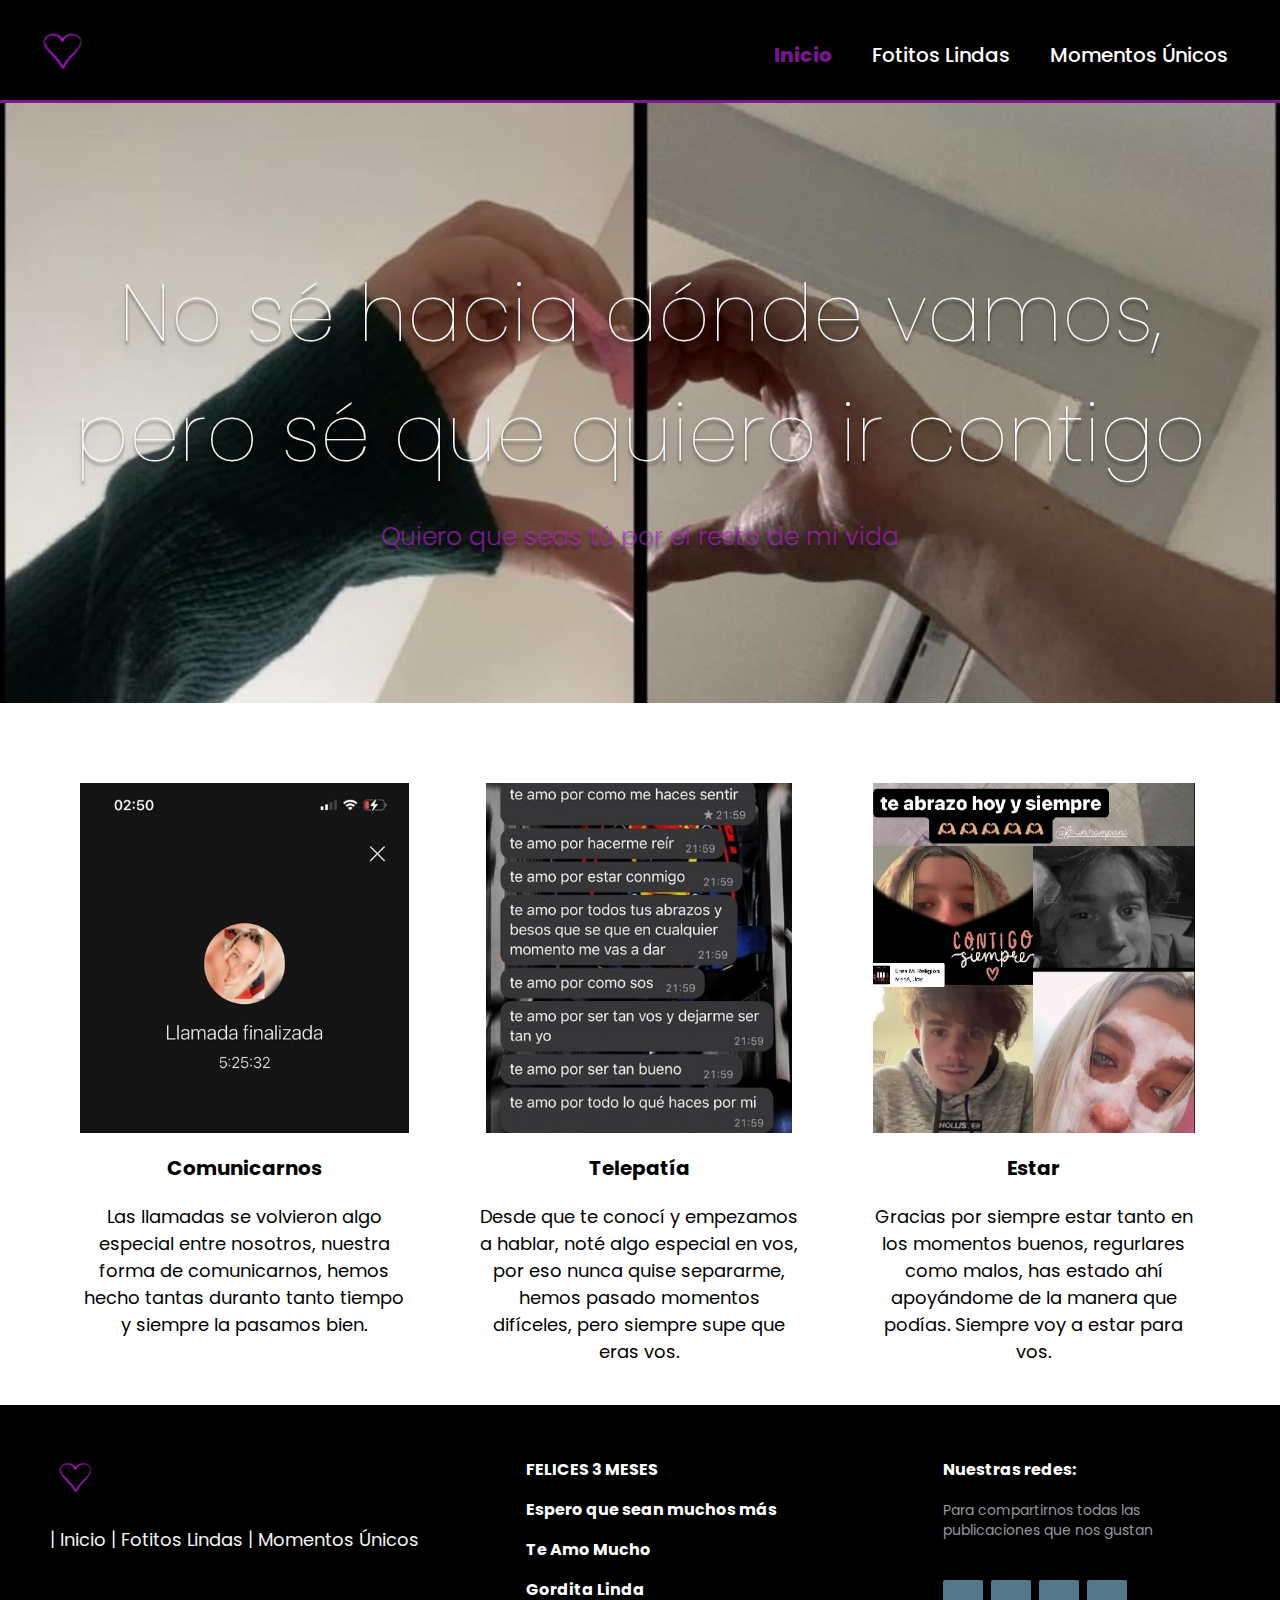
<file: index.html>
<!DOCTYPE html>
<html lang="es">

<head>
    <meta charset="UTF-8">
    <meta http-equiv="X-UA-Compatible" content="IE=edge">
    <meta name="viewport" content="width=device-width, initial-scale=1.0">
    <meta name="description" content="Nike maratones nocurnas a lo largo del mundo">
    <link rel="stylesheet" href="css/home.css">
    <link rel="preconnect" href="https://fonts.googleapis.com">
    <link rel="preconnect" href="https://fonts.gstatic.com" crossorigin>
    <link href="https://fonts.googleapis.com/css2?family=Plus+Jakarta+Sans:ital,wght@0,200;0,300;0,400;0,500;0,600;0,700;0,800;1,200;1,300;1,400;1,500;1,600;1,700;1,800&display=swap" rel="stylesheet">
    <link rel="shortcut icon" href="img/corazonVioleta2.jfif">
    <link rel="stylesheet" href="https://cdnjs.cloudflare.com/ajax/libs/font-awesome/6.1.1/css/all.min.css"
        integrity="sha512-KfkfwYDsLkIlwQp6LFnl8zNdLGxu9YAA1QvwINks4PhcElQSvqcyVLLD9aMhXd13uQjoXtEKNosOWaZqXgel0g=="
        crossorigin="anonymous" referrerpolicy="no-referrer" />
    <title>Felices 3 Meses</title>
</head>

<body>
    <header>
        <div class="contenedor">
            <div id="logo">
                <h1><a href="index.html"><img src="img/corazonVioleta2.jfif" style="width: 60px;"></a></h1>
            </div>
            <nav>
                <ul>
                    <li><a href="index.html" class="actual">Inicio</a></li>
                    <li><a href="fotos.html">Fotitos Lindas</a></li>
                    <li><a href="momentos.html">Momentos Únicos</a>
                    </li>
                </ul>
            </nav>
        </div>
    </header>
    <section id="vidriera">
        <div class="contenedor">
            <h1>No sé hacia dónde vamos, pero sé que quiero ir <a target="_blank" style="text-decoration: none; color: white;" href="https://www.greetingsisland.com/ecard/p0bgk4zpxcey">contigo</a> </h1>
            <p>Quiero que seas tú por el resto de mi vida</p>
        </div>
    </section>

    <section id="boxes">
        <div class="contenedor">
            <div class="box">
                <img src="img/llamada.jpeg" alt="Menu maratones y carreras">
                <h3><a href="carreras.html">Comunicarnos</a></h3>
                <p>Las llamadas se volvieron algo especial entre nosotros, nuestra forma de comunicarnos, hemos hecho tantas duranto tanto tiempo y siempre la pasamos bien.</p>
            </div>
            <div class="box">
                <img src="img/chat.jpeg" alt="Menu indumentaria deportiva">
                <h3><a href="indumentaria.html">Telepatía</a></h3>
                <p>Desde que te conocí y empezamos a hablar, noté algo especial en vos, por eso nunca quise separarme, hemos pasado momentos difíceles, pero siempre supe que eras vos.</p>
            </div>
            <div class="box" id="hola">
                <img src="img/estar2.png" alt="Menu calzado deportivo">
                <h3><a href="zapatillas_main.html">Estar</a></h3>
                <p>Gracias por siempre estar tanto en los momentos buenos, regurlares como malos, has estado ahí apoyándome de la manera que podías. Siempre voy a estar para vos.</p>
            </div>
        </div>
    </section>
    
    <!-- Footer -->
    <footer class="footer-distributed">
        <div class="footer-left">
            <img src="img/corazonVioleta2.jfif" style="width: 50px;">
            <p class="footer-links">
              <a href="index.html" class="actual">Inicio</a>
              <a href="fotos.html">Fotitos Lindas</a>
              <a href="momentos.html">Momentos Únicos</a>
            </p>
        </div>

        <div class="footer-center">
          <p class="footer-team">
            <span>FELICES 3 MESES</span>
            <span>Espero que sean muchos más</span>
            <span>Te Amo Mucho</span>
            <a style="text-decoration: none" href="img/granito.jpeg" target="_blank"><span>Gordita Linda</span></a>
          </p>
        </div>

        <div class="footer-right">
            <p class="footer-company-about">
                <span>Nuestras redes:</span>
                Para compartirnos todas las publicaciones que nos gustan
            </p>
            <div class="footer-icons">
                <a href="https://www.instagram.com/fran.ramponi/" target="_blank"><i class="fa-brands fa-instagram"></i></a>
                <a href="https://twitter.com/ramponi_franco" target="_blank"><i class="fa-brands fa-twitter"></i></a>
                <a href="https://twitter.com/martibravo01" target="_blank"><i class="fa-brands fa-twitter"></i></a>
                <a href="https://www.instagram.com/martii.bravo/" target="_blank"><i class="fa-brands fa-instagram"></i></a>
            </div>
        </div>
    </footer>
</body>

</html>
</file>
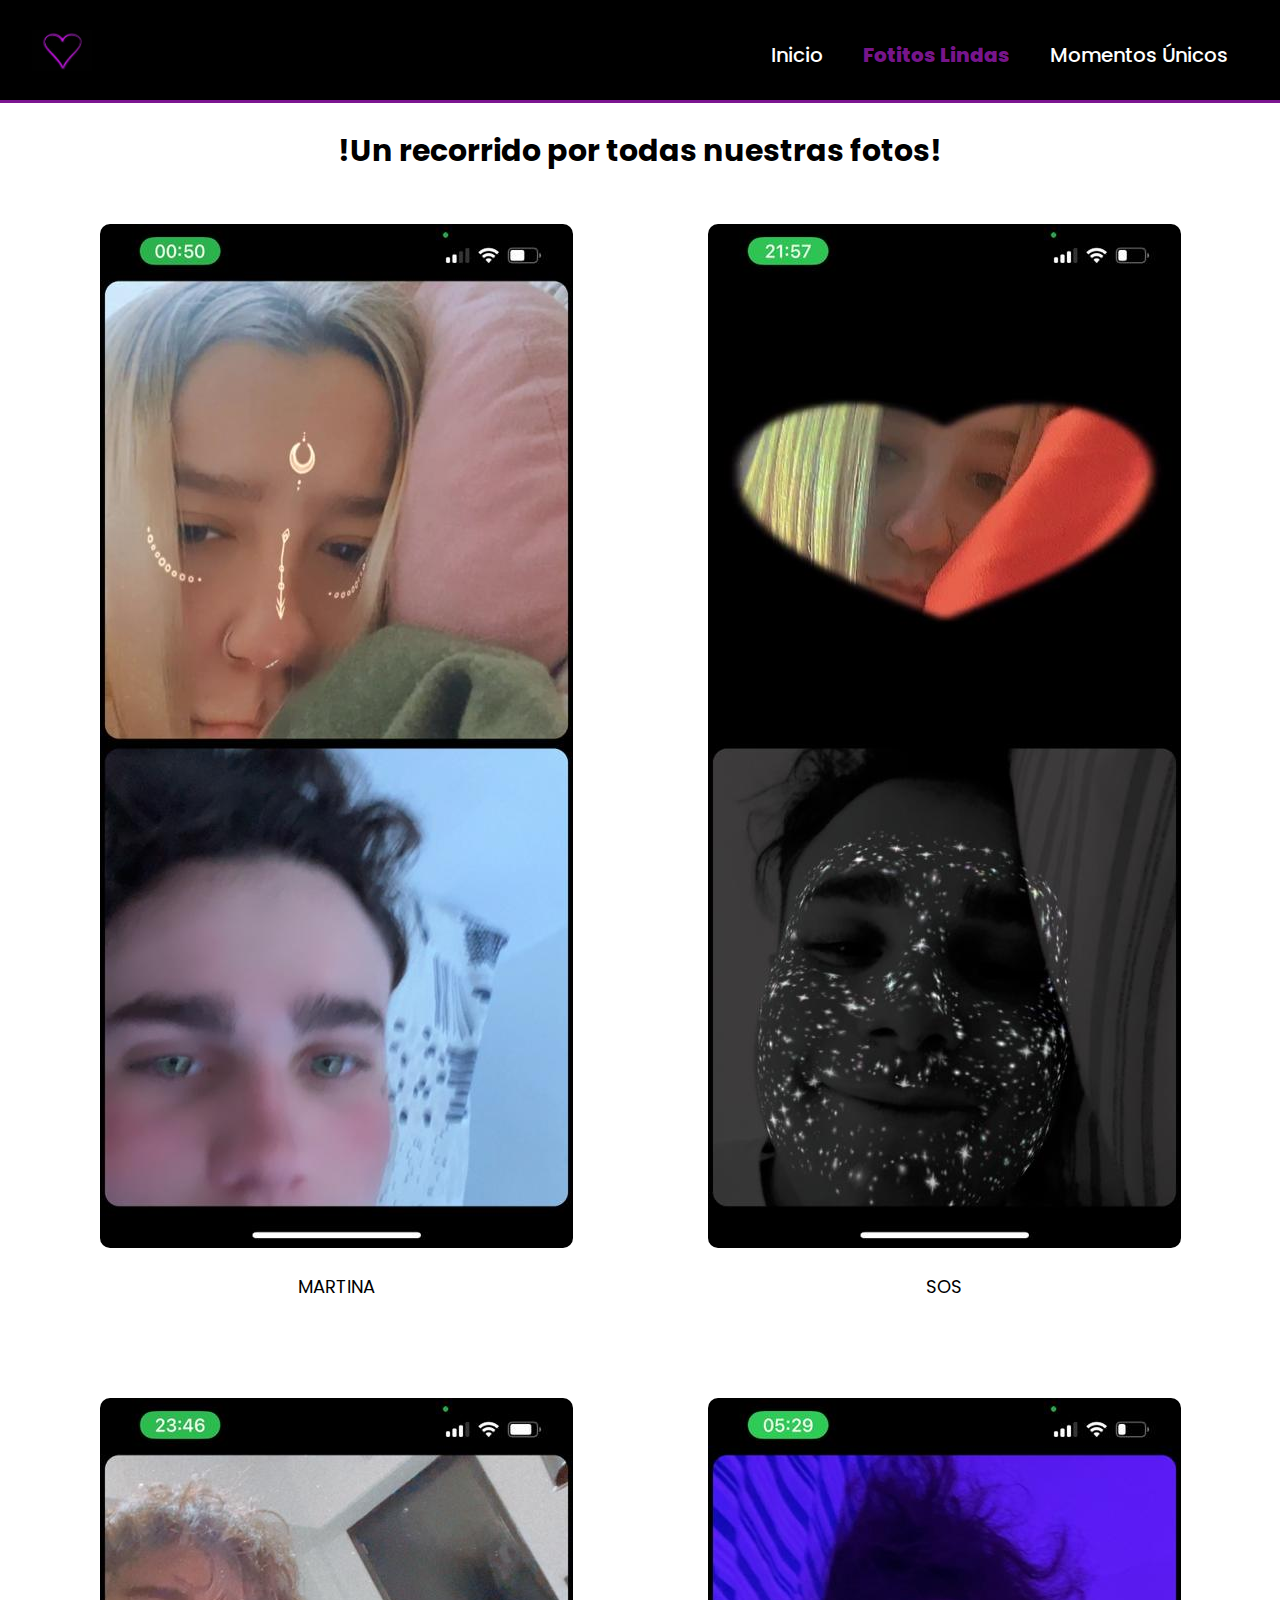
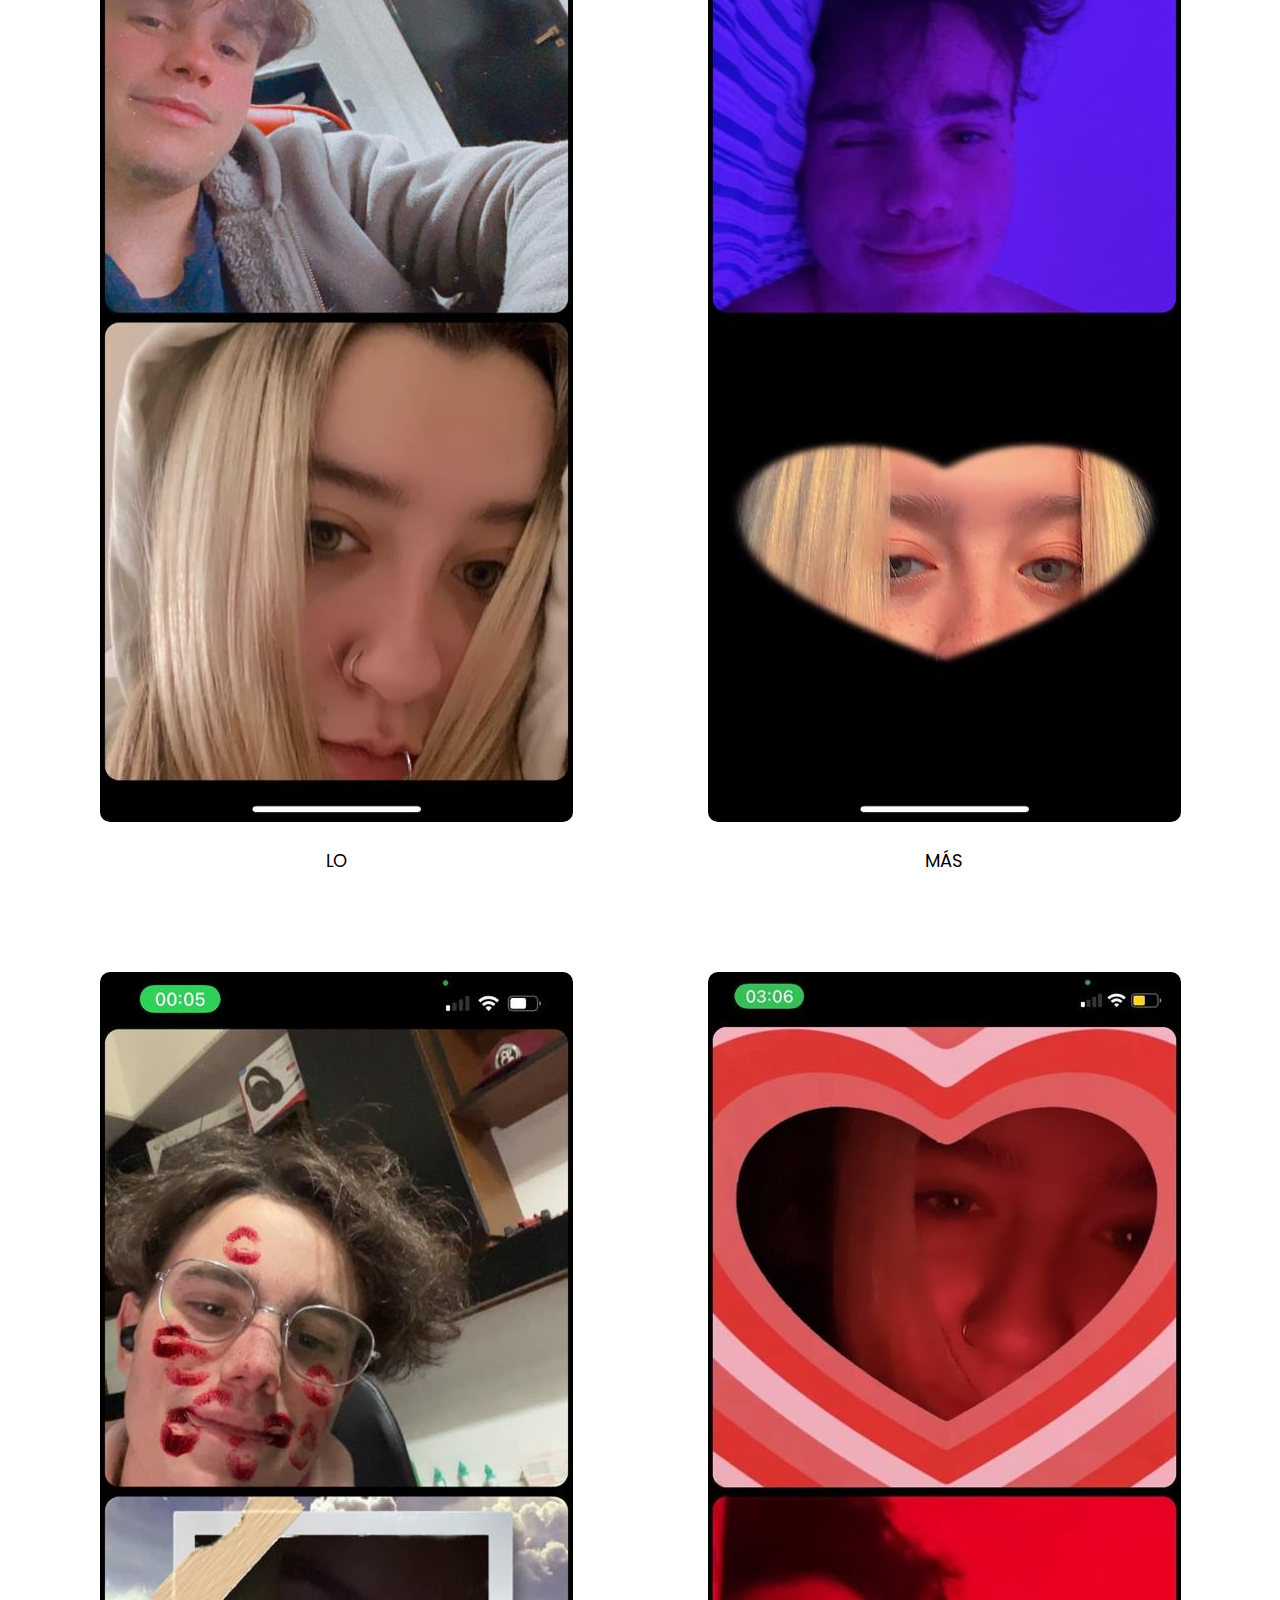
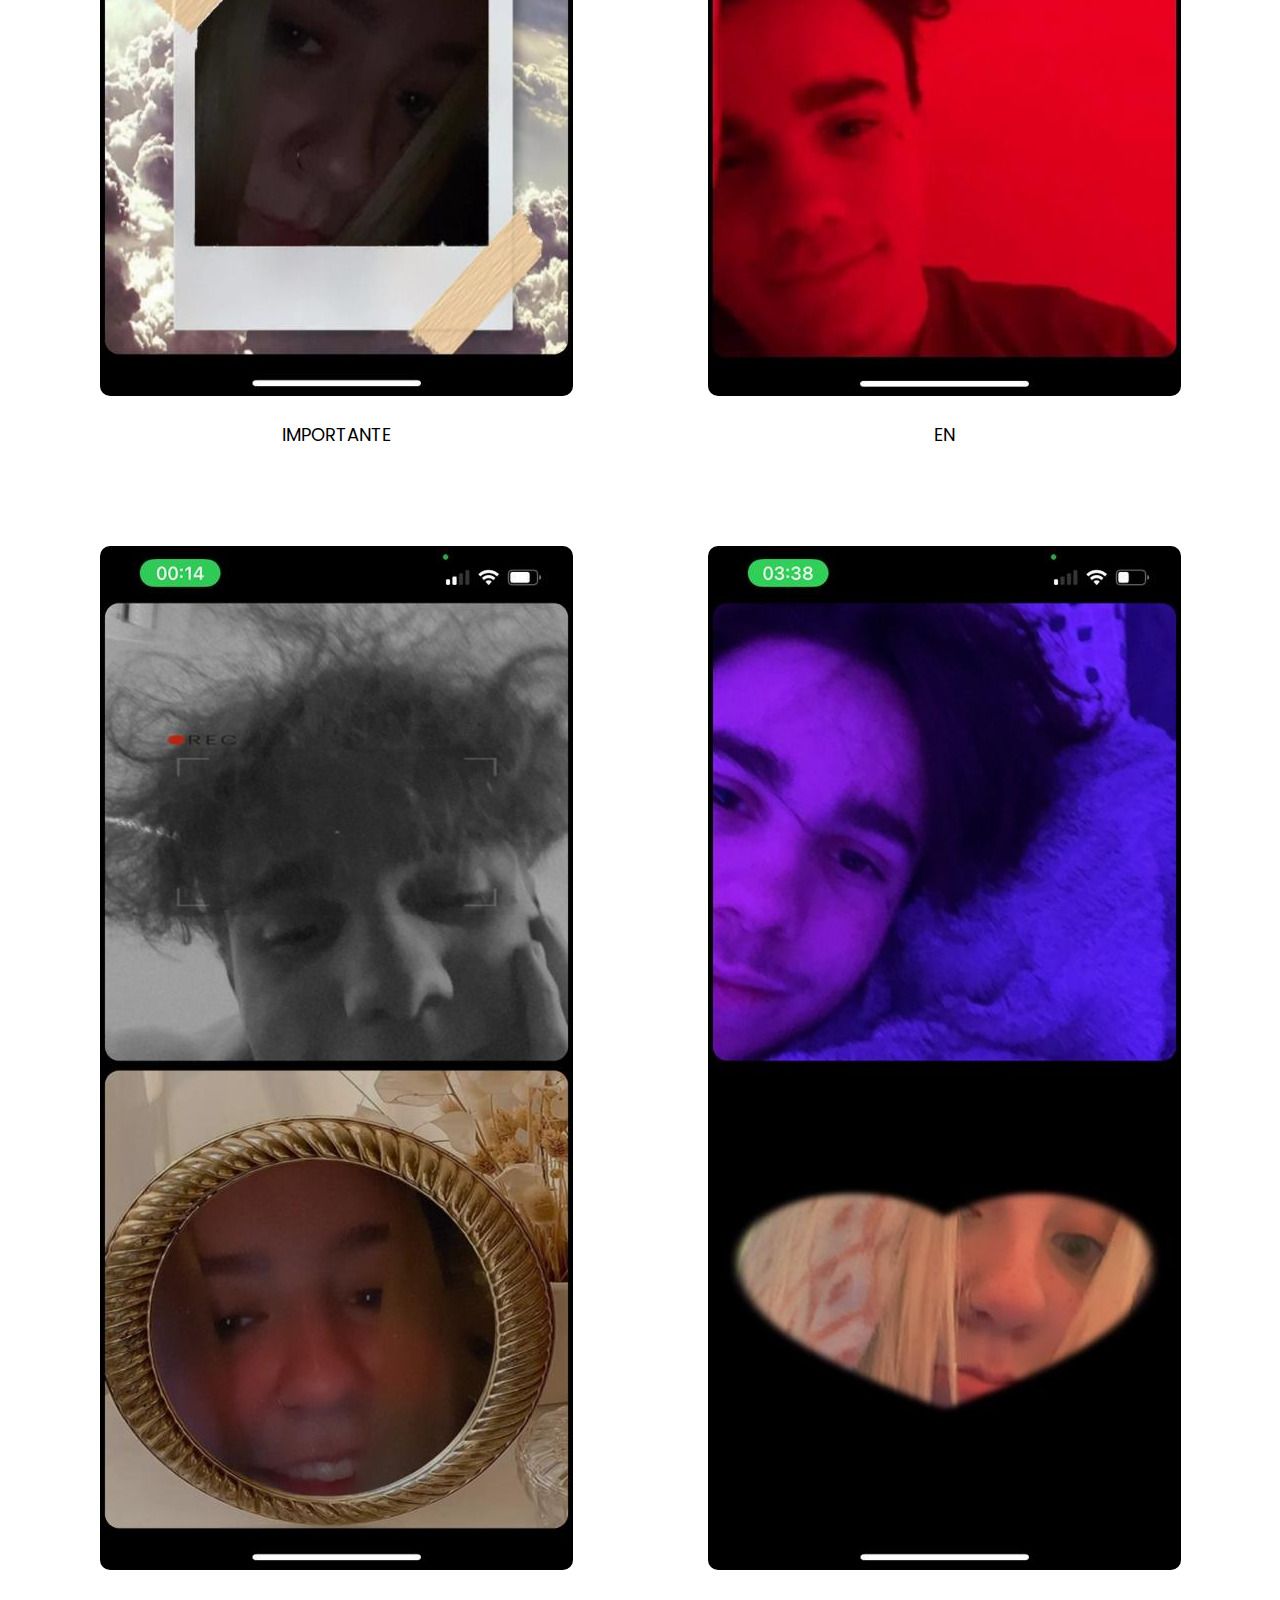
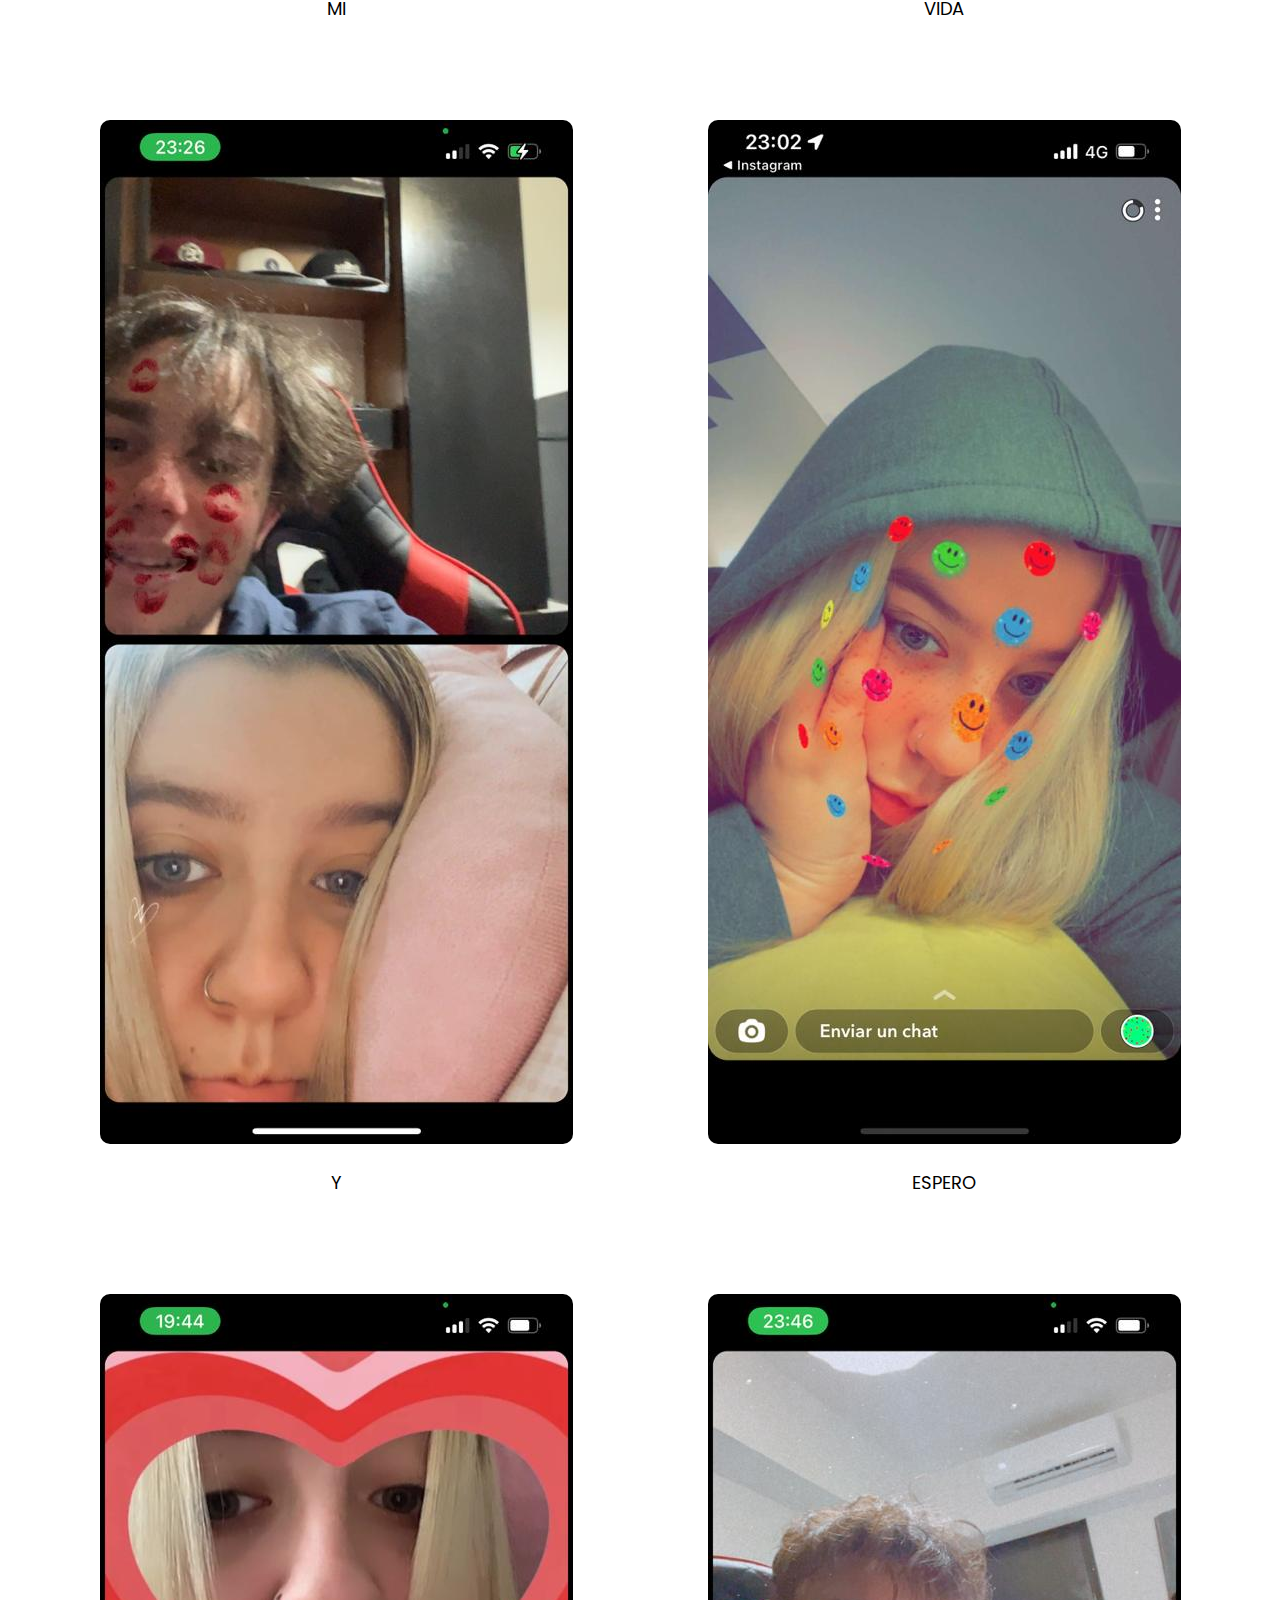
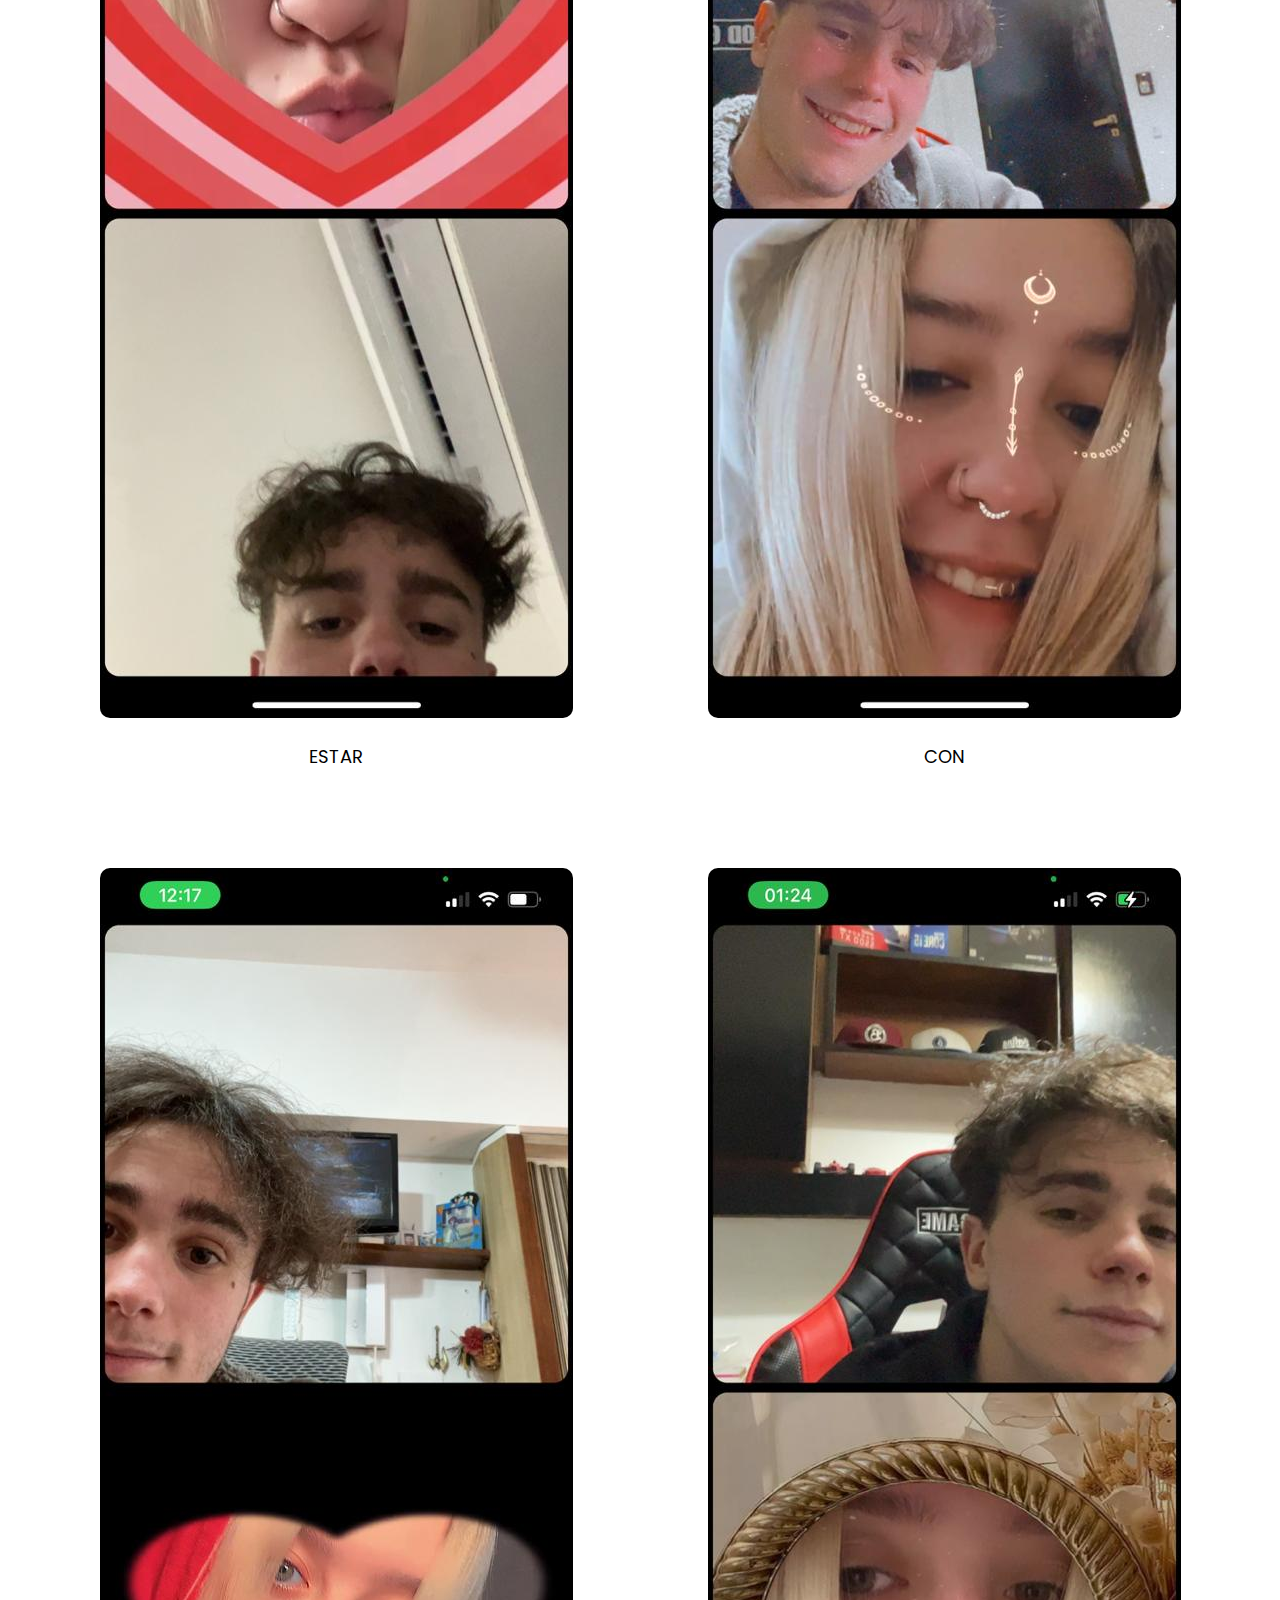
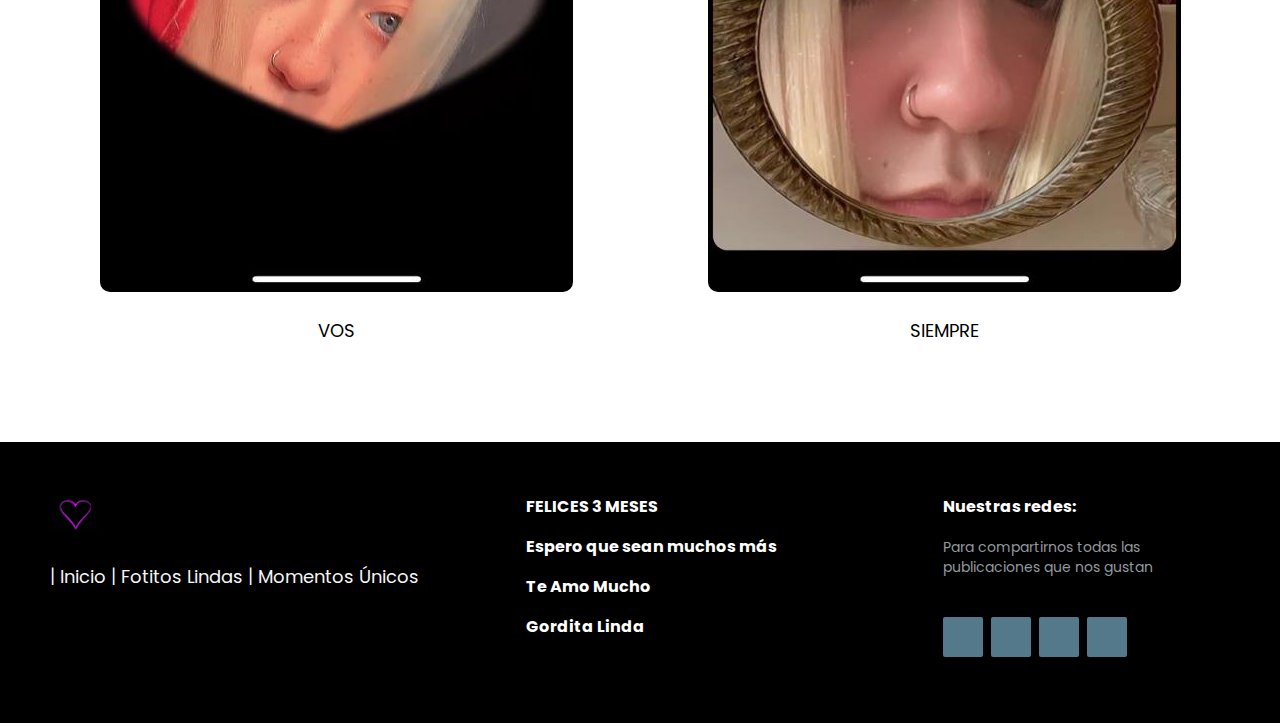
<file: fotos.html>
<!DOCTYPE html>
<html lang="es">

<head>
    <meta charset="UTF-8" />
    <meta http-equiv="X-UA-Compatible" content="IE=edge" />
    <meta name="viewport" content="width=device-width, initial-scale=1.0">
    <meta name="description" content="Nike maratones nocurnas a lo largo del mundo">
    <meta name="keywords" content="nike, maraton, carrera, zapatillas, indumentaria, noche, nocturna, aire libre ">
    <link rel="stylesheet" href="css/home.css">
    <link rel="preconnect" href="https://fonts.googleapis.com">
    <link rel="preconnect" href="https://fonts.gstatic.com" crossorigin>
    <link href="https://fonts.googleapis.com/css2?family=Plus+Jakarta+Sans:ital,wght@0,200;0,300;0,400;0,500;0,600;0,700;0,800;1,200;1,300;1,400;1,500;1,600;1,700;1,800&display=swap" rel="stylesheet">
    <link rel="shortcut icon" href="img/corazonVioleta2.jfif">
    <link rel="stylesheet" href="https://cdnjs.cloudflare.com/ajax/libs/font-awesome/6.1.1/css/all.min.css"
        integrity="sha512-KfkfwYDsLkIlwQp6LFnl8zNdLGxu9YAA1QvwINks4PhcElQSvqcyVLLD9aMhXd13uQjoXtEKNosOWaZqXgel0g=="
        crossorigin="anonymous" referrerpolicy="no-referrer" />
        <title>Te Amo</title>
</head>

<body>
    <header>
        <div class="contenedor">
            <div id="logo">
                <h1><a href="index.html"><img src="img/corazonVioleta2.jfif" style="width: 60px;"></a></h1>
            </div>
            <nav>
                <ul>
                    <li><a href="index.html">Inicio</a></li>
                    <li><a href="fotos.html" class="actual">Fotitos Lindas</a></li>
                    <li><a href="momentos.html">Momentos Únicos</a>
                    </li>
                </ul>
            </nav>
        </div>
    </header>
    <section class="calzado">
        <div class="contenedor">
            <h2>!Un recorrido por todas nuestras fotos!</h2>
            <div class="box">
                <div class="container">
                    <img src="img/foto1.jpeg" alt="Mujer corriendo en ciudad a la noche">
                    <p>MARTINA</p>
                </div>
            </div>
            <div class="box">
                <div class="container">
                    <img src="img/foto2.jpeg" alt="Hombre corriendo por montaña">
                    <p>SOS</p>
                </div>        
            </div>
        </div>
    </section>
    <section class="calzado">
        <div class="contenedor">
            <div class="box">
                <div class="container">
                    <img src="img/foto3.jpeg" alt="Mujer corriendo en ciudad a la noche">
                    <p>LO</p>
                </div>
            </div>
            <div class="box">
                <div class="container">
                    <img src="img/foto4.jpeg" alt="Hombre corriendo por montaña">
                    <p>MÁS</p>
                </div>        
            </div>
        </div>
    </section>
    <section class="calzado">
        <div class="contenedor">
            <div class="box">
                <div class="container">
                    <img src="img/foto5.jpeg" alt="Mujer corriendo en ciudad a la noche">
                    <p>IMPORTANTE</p>
                </div>
            </div>
            <div class="box">
                <div class="container">
                    <img src="img/foto6.jpeg" alt="Hombre corriendo por montaña">
                    <p>EN</p>
                </div>        
            </div>
        </div>
    </section>
    <section class="calzado">
        <div class="contenedor">
            <div class="box">
                <div class="container">
                    <img src="img/foto7.jpeg" alt="Mujer corriendo en ciudad a la noche">
                    <p>MI</p>
                </div>
            </div>
            <div class="box">
                <div class="container">
                    <img src="img/foto9.jpeg" alt="Hombre corriendo por montaña">
                    <p>VIDA</p>
                </div>        
            </div>
        </div>
    </section>
    <section class="calzado">
        <div class="contenedor">
            <div class="box">
                <div class="container">
                    <img src="img/foto10.jpeg" alt="Mujer corriendo en ciudad a la noche">
                    <p>Y</p>
                </div>
            </div>
            <div class="box">
                <div class="container">
                    <img src="img/foto11.jpeg" alt="Hombre corriendo por montaña">
                    <p>ESPERO</p>
                </div>        
            </div>
        </div>
    </section>
    <section class="calzado">
        <div class="contenedor">
            <div class="box">
                <div class="container">
                    <img src="img/foto12.jpeg" alt="Mujer corriendo en ciudad a la noche">
                    <p>ESTAR</p>
                </div>
            </div>
            <div class="box">
                <div class="container">
                    <img src="img/foto13.jpeg" alt="Hombre corriendo por montaña">
                    <p>CON</p>
                </div>        
            </div>
        </div>
    </section>
    <section class="calzado">
        <div class="contenedor">
            <div class="box">
                <div class="container">
                    <img src="img/foto14.jpeg" alt="Mujer corriendo en ciudad a la noche">
                    <p>VOS</p>
                </div>
            </div>
            <div class="box">
                <div class="container">
                    <img src="img/foto15.jpeg" alt="Hombre corriendo por montaña">
                    <p>SIEMPRE</p>
                </div>        
            </div>
        </div>
    </section>
    
    <!-- Footer -->
    <footer class="footer-distributed">
        <div class="footer-left">
            <img src="img/corazonVioleta2.jfif" style="width: 50px;">
            <p class="footer-links">
              <a href="index.html">Inicio</a>
              <a href="fotos.html" class="actual">Fotitos Lindas</a>
              <a href="momentos.html">Momentos Únicos</a>
            </p>
        </div>

        <div class="footer-center">
          <p class="footer-team">
            <span>FELICES 3 MESES</span>
            <span>Espero que sean muchos más</span>
            <span>Te Amo Mucho</span>
            <a style="text-decoration: none" href="img/granito.jpeg" target="_blank"><span>Gordita Linda</span></a>
          </p>
        </div>

        <div class="footer-right">
            <p class="footer-company-about">
                <span>Nuestras redes:</span>
                Para compartirnos todas las publicaciones que nos gustan
            </p>
            <div class="footer-icons">
                <a href="https://www.instagram.com/fran.ramponi/" target="_blank"><i class="fa-brands fa-instagram"></i></a>
                <a href="https://twitter.com/ramponi_franco" target="_blank"><i class="fa-brands fa-twitter"></i></a>
                <a href="https://twitter.com/martibravo01" target="_blank"><i class="fa-brands fa-twitter"></i></a>
                <a href="https://www.instagram.com/martii.bravo/" target="_blank"><i class="fa-brands fa-instagram"></i></a>
            </div>
        </div>
    </footer>
</body>

</html>
</file>
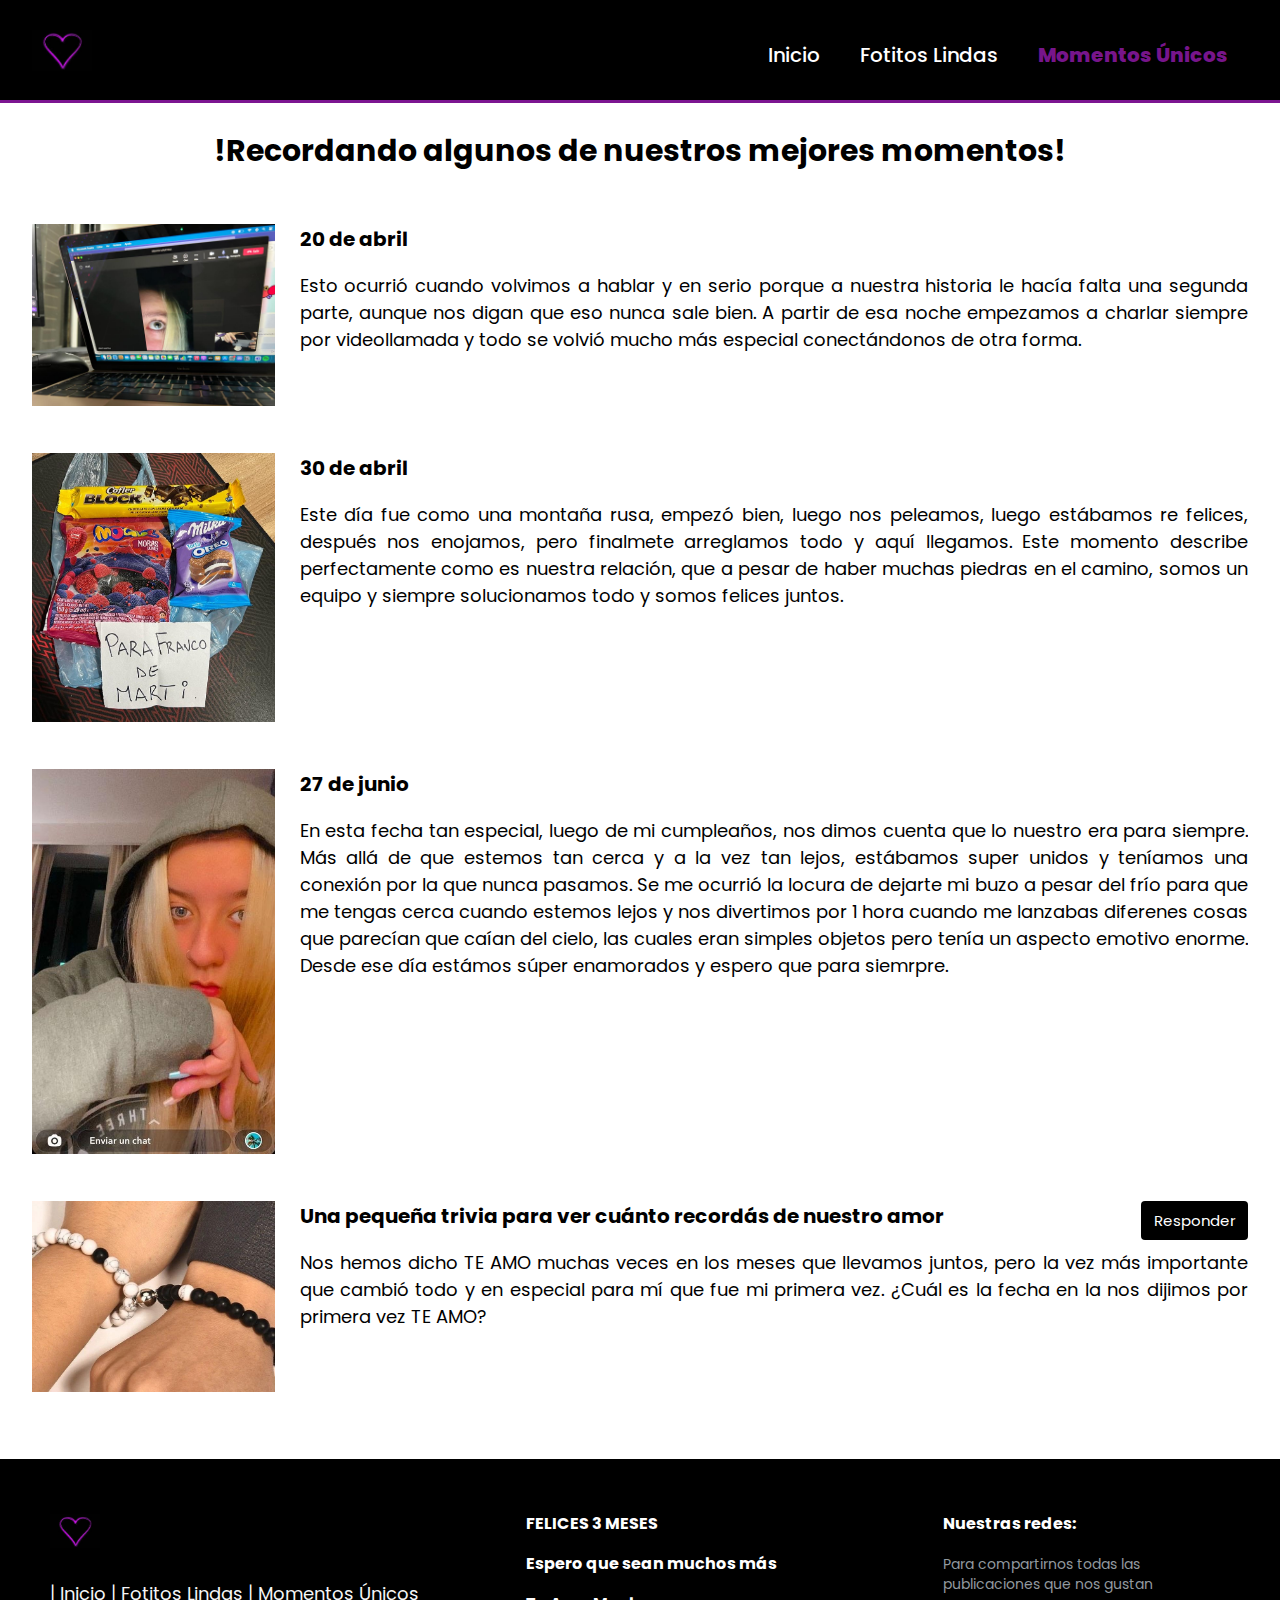
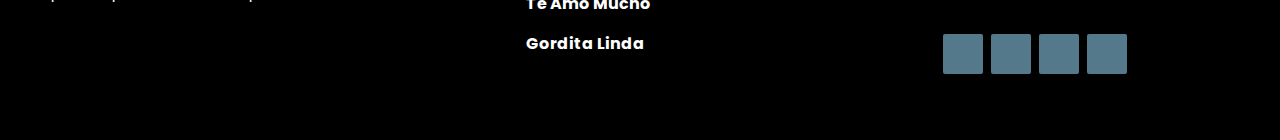
<file: momentos.html>
<!DOCTYPE html>
<html lang="es">

<head>
    <meta charset="UTF-8">
    <meta http-equiv="X-UA-Compatible" content="IE=edge">
    <meta name="viewport" content="width=device-width, initial-scale=1.0">
    <meta name="description" content="Nike maratones nocurnas a lo largo del mundo">
    <meta name="keywords" content="nike, maraton, carrera, zapatillas, indumentaria, noche, nocturna, aire libre ">
    <link rel="stylesheet" href="css/home.css">
    <link rel="preconnect" href="https://fonts.googleapis.com">
    <link rel="preconnect" href="https://fonts.gstatic.com" crossorigin>
    <link href="https://fonts.googleapis.com/css2?family=Plus+Jakarta+Sans:ital,wght@0,200;0,300;0,400;0,500;0,600;0,700;0,800;1,200;1,300;1,400;1,500;1,600;1,700;1,800&display=swap" rel="stylesheet">
    <link rel="shortcut icon" href="img/corazonVioleta2.jfif">
    <link rel="stylesheet" href="https://cdnjs.cloudflare.com/ajax/libs/font-awesome/6.1.1/css/all.min.css"
        integrity="sha512-KfkfwYDsLkIlwQp6LFnl8zNdLGxu9YAA1QvwINks4PhcElQSvqcyVLLD9aMhXd13uQjoXtEKNosOWaZqXgel0g=="
        crossorigin="anonymous" referrerpolicy="no-referrer" />
    <title>Por Siempre</title>
</head>

<body>
    <header>
        <div class="contenedor">
            <div id="logo">
                <h1><a href="index.html"><img src="img/corazonVioleta2.jfif" style="width: 60px;"></a></h1>
            </div>
            <nav>
                <ul>
                    <li><a href="index.html">Inicio</a></li>
                    <li><a href="fotos.html">Fotitos Lindas</a></li>
                    <li><a href="momentos.html" class="actual">Momentos Únicos</a>
                    </li>
                </ul>
            </nav>
        </div>
    </header>

    <section class="carreras">
        <h2>!Recordando algunos de nuestros mejores momentos!</h2>
        <div class="contenedor">
            <div class="row">
                <div class="box-img">
                    <h3 class="title-mobile">20 de abril</h3>
                    <img src="img/momento1.jpeg" alt="Foto">
                </div>
                <div class="box-desciption">
                    <h3>20 de abril</h3>
                    <p>Esto ocurrió cuando volvimos a hablar y en serio porque a nuestra historia le hacía falta una segunda parte, aunque nos digan que eso nunca sale bien. A partir de esa noche empezamos a charlar siempre por videollamada y todo se volvió mucho más especial conectándonos de otra forma.</p>
                </div>
            </div> 
            <div class="row">
                <div class="box-img">
                    <h3 class="title-mobile">30 de abril</h3>
                    <img src="img/momento2.jpeg" alt="Foto">
                </div>
                <div class="box-desciption">
                    <h3>30 de abril</h3>
                    <p>Este día fue como una montaña rusa, empezó bien, luego nos peleamos, luego estábamos re felices, después nos enojamos, pero finalmete arreglamos todo y aquí llegamos. Este momento describe perfectamente como es nuestra relación, que a pesar de haber muchas piedras en el camino, somos un equipo y siempre solucionamos todo y somos felices juntos.</p>
                </div>
            </div> 
            <div class="row">
                <div class="box-img">
                    <h3 class="title-mobile">27 de junio</h3>
                    <img src="img/momentos3.1.jpeg" alt="Foto">
                </div>
                <div class="box-desciption">
                    <h3>27 de junio</h3>
                    <p>En esta fecha tan especial, luego de mi cumpleaños, nos dimos cuenta que lo nuestro era para siempre. Más allá de que estemos tan cerca y a la vez tan lejos, estábamos super unidos y teníamos una conexión por la que nunca pasamos. Se me ocurrió la locura de dejarte mi buzo a pesar del frío para que me tengas cerca cuando estemos lejos y nos divertimos por 1 hora cuando me lanzabas diferenes cosas que parecían que caían del cielo, las cuales eran simples objetos pero tenía un aspecto emotivo enorme. Desde ese día estámos súper enamorados y espero que para siemrpre.</p>
                </div>
            </div>
            <div class="row">
                <div class="box-img">
                    <h3 class="title-mobile">Una pequeña trivia para ver cuánto recordás de nuestro amor</h3>
                    <img src="img/pulseras.jpeg" alt="Foto media maratón de bogotá">
                    <a class="btn-mobile" href="trivia.html" target="_blank">Responder</a>
                </div>
                <div class="box-desciption">
                    <h3>Una pequeña trivia para ver cuánto recordás de nuestro amor<a href="trivia.html" target="_blank">Responder</a></h3>
                    <p>Nos hemos dicho TE AMO muchas veces en los meses que llevamos juntos, pero la vez más importante que cambió todo y en especial para mí que fue mi primera vez. ¿Cuál es la fecha en la nos dijimos por primera vez TE AMO?</p>
                </div>
            </div>   
        </div>
    </section>  
    
    <!-- Footer -->
    <footer class="footer-distributed">
        <div class="footer-left">
            <img src="img/corazonVioleta2.jfif" style="width: 50px;">
            <p class="footer-links">
              <a href="index.html">Inicio</a>
              <a href="fotos.html">Fotitos Lindas</a>
              <a href="momentos.html" class="actual">Momentos Únicos</a>
            </p>
        </div>

        <div class="footer-center">
          <p class="footer-team">
            <span>FELICES 3 MESES</span>
            <span>Espero que sean muchos más</span>
            <span>Te Amo Mucho</span>
            <a style="text-decoration: none" href="img/granito.jpeg" target="_blank"><span>Gordita Linda</span></a>
          </p>
        </div>

        <div class="footer-right">
            <p class="footer-company-about">
                <span>Nuestras redes:</span>
                Para compartirnos todas las publicaciones que nos gustan
            </p>
            <div class="footer-icons">
                <a href="https://www.instagram.com/fran.ramponi/" target="_blank"><i class="fa-brands fa-instagram"></i></a>
                <a href="https://twitter.com/ramponi_franco" target="_blank"><i class="fa-brands fa-twitter"></i></a>
                <a href="https://twitter.com/martibravo01" target="_blank"><i class="fa-brands fa-twitter"></i></a>
                <a href="https://www.instagram.com/martii.bravo/" target="_blank"><i class="fa-brands fa-instagram"></i></a>
            </div>
        </div>
    </footer>
</body>

</html>
</file>
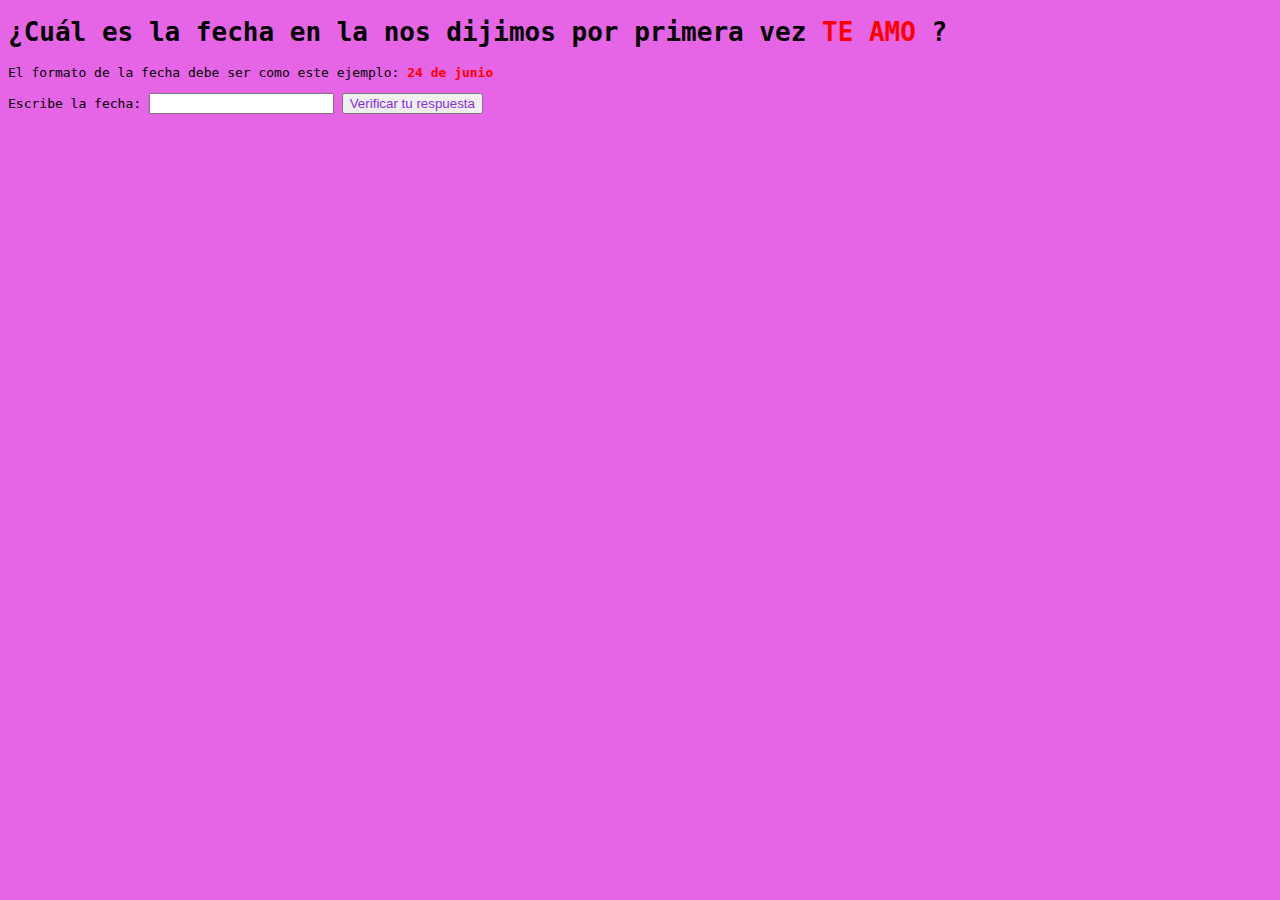
<file: trivia.html>
<!DOCTYPE html>
<html lang="en">
<head>
    <meta charset="UTF-8">
    <meta http-equiv="X-UA-Compatible" content="IE=edge">
    <meta name="viewport" content="width=device-width, initial-scale=1.0">
    <meta name="description" content="Nike maratones nocurnas a lo largo del mundo">
    <!-- <link rel="stylesheet" href="css/trivia.css"> -->
    <link rel="preconnect" href="https://fonts.googleapis.com">
    <link rel="preconnect" href="https://fonts.gstatic.com" crossorigin>
    <link href="https://fonts.googleapis.com/css2?family=Plus+Jakarta+Sans:ital,wght@0,200;0,300;0,400;0,500;0,600;0,700;0,800;1,200;1,300;1,400;1,500;1,600;1,700;1,800&display=swap" rel="stylesheet">
    <link rel="shortcut icon" href="img/corazonVioleta2.jfif">
    <link rel="stylesheet" href="https://cdnjs.cloudflare.com/ajax/libs/font-awesome/6.1.1/css/all.min.css"
        integrity="sha512-KfkfwYDsLkIlwQp6LFnl8zNdLGxu9YAA1QvwINks4PhcElQSvqcyVLLD9aMhXd13uQjoXtEKNosOWaZqXgel0g=="
        crossorigin="anonymous" referrerpolicy="no-referrer" />
    <title>Rubiecita</title>
</head>
<body style="background-color: rgb(230, 101, 230); font-family: monospace;">
    <section>
        <h1>¿Cuál es la fecha en la nos dijimos por primera vez <span style="color: red; font-weight: 800;">TE AMO</span> ?</h1>

        <p>El formato de la fecha debe ser como este ejemplo: <span style="color: red; font-weight: 800;">24 de junio</span></p>

        <form action="">
            <label for="Fecha">
                Escribe la fecha:
                <input id="Fecha" type="text">
            </label>
            
            <button type="button" onclick="Verificador()" style="color:blueviolet ;">Verificar tu respuesta</button>

            <p id="Result" style="color: blueviolet; font-size: larger;"></p>


        </form>
    </section>

    <script src="trivia.js"></script>

</body>
</html>
</file>
<file: css/home.css>
@import url('https://fonts.googleapis.com/css2?family=Poppins:wght@300&display=swap');

body {
    background-color: f0f0f0;
    margin: 0;
    padding: 0;
    font-family: 'Poppins',
        sans-serif;
    position: relative;
    min-height: 100vh;
    padding-bottom: 120px;
}

/* Atributos generales */

.contenedor {
    margin: auto;
    width: 95%;
    overflow: hidden;
}

.boton {
    background-color: #53798a;
    color: whitesmoke;
    height: 45px;
    padding: 0px 20px;
    cursor: pointer;
    border-radius: 4px;
    border: 0;
    font-family: 'Poppins', sans-serif;
    font-weight: bolder;
}

.boton:hover {
    background-color: #9b836d
}

.boton:active {
    background-color: #9b836d;
    box-shadow: 0 5px whitesmoke;
    transform: translateY(4px);
}

ul {
    margin-top: 10px;
    padding: 0;
}

aside#cuadrito {
    float: right;
    width: 30%;
    margin-top: 90px;
}

.titulo {
    font-size: 30px;
    color: #444448;
    padding-top:20px;
}

.destacado {
    background-color: #567c8bbe;
    color: whitesmoke;
    padding: 20px 20px 20px 20px;
    border-radius: 6px;
    margin-bottom: 50px;
}

.destacado li {
    margin-left: 20px;
}

::placeholder {
    font-family: 'Plus Jakarta Sans',
        sans-serif;
    color: #4444486b;
}

p{
    font-size: 18px;
    letter-spacing: 1.5
}


/* Header */

header {
    background-color: black;
    padding-top: 30px;
    min-height: 70px;
    border-bottom: rgba(182, 32, 212, 0.684) 3px solid;
}

header a {
    color: white;
    text-decoration: none;
    font-size: 20px;
    font-weight: 500;
    opacity: 1 !important;
}

header li {
    float: left;
    display: inline;
    padding: 0 20px;
}

header nav {
    float: right;
    margin-top: 0;
}

header #logo {
    float: left;
}

header #logo h1 {
    margin: 0;
}

header .marcado {
    color: rgba(182, 32, 212, 0.682);
}

header .actual {
    color: rgba(182, 32, 212, 0.682);
    font-weight: 800;
    font-stretch: extra-condensed;
}

header a:hover {    
    color: rgba(182, 32, 212, 0.682);
}
    
/*Inicio*/

#vidriera {
    min-height: 600px;
    background-image: url(../img/corazonHorizontalMod.jpeg);
    background-size: cover;
    background-position: center;
    text-align: center;
    color: black;
    -webkit-animation: fadeIn 5s;
    -moz-animation: fadeIn 5s;
    -o-animation: fadeIn 5s;
    -ms-animation: fadeIn 5s;
}

#vidriera h1 {
    margin-top: 150px;
    font-size: 80px;
    font-weight: lighter;
    color: whitesmoke;
    line-height: 1.5;
    font-family: "Poppins", Arial, sans-serif;
    text-align: center;
    text-shadow: 0px 4px 3px rgba(0, 0, 0, 0.4),
        0px 8px 13px rgba(0, 0, 0, 0.1),
        0px 18px 23px rgba(0, 0, 0, 0.1);

    -webkit-animation: fadeIn 5s;
    -moz-animation: fadeIn 5s;
    -o-animation: fadeIn 5s;
    -ms-animation: fadeIn 5s;

}

#vidriera p {
    font-size: 25px;
    font-weight: 300;
    color: rgba(182, 32, 212, 0.684);
    text-shadow: 0px 4px 3px rgba(0, 0, 0, 0.4),
        0px 8px 13px rgba(0, 0, 0, 0.1),
        0px 18px 23px rgba(0, 0, 0, 0.1);
    animation: fadeIn 5s;
    -webkit-animation: fadeIn 5s;
    -moz-animation: fadeIn 5s;
    -o-animation: fadeIn 5s;
    -ms-animation: fadeIn 5s;
}



@keyframes fadeIn {
    0% {
        opacity: 0;
    }

    100% {
        opacity: 1;
    }
}

@-moz-keyframes fadeIn {
    0% {
        opacity: 0;
    }

    100% {
        opacity: 1;
    }
}

@-webkit-keyframes fadeIn {
    0% {
        opacity: 0;
    }

    100% {
        opacity: 1;
    }
}

@-o-keyframes fadeIn {
    0% {
        opacity: 0;
    }

    100% {
        opacity: 1;
    }
}

@-ms-keyframes fadeIn {
    0% {
        opacity: 0;
    }

    100% {
        opacity: 1;
    }
}

/* Boxes */
#boxes {
    margin: 80px 0px 20px 0px;
    animation: fadeIn 5s;
    -webkit-animation: fadeIn 5s;
    -moz-animation: fadeIn 5s;
    -o-animation: fadeIn 5s;
    -ms-animation: fadeIn 5s;
}

#boxes .box {
    float: left;
    max-width: 30%;
    text-align: center;
    margin-left: 30px;

}

#boxes .box img {
    /* max-width: 120px;
    opacity: 0.5; */
    display: block;
    text-align: center;
    margin-left: auto;
    margin-right: auto;
    max-height: 350px;
}

#boxes .box img:hover {
    box-shadow: 0px 0px 10px 10px gray;
    -webkit-box-shadow: 0px 0px 10px 10px gray ;
}


@keyframes fadeIn {
    0% {
        opacity: 0;
    }

    100% {
        opacity: 1;
    }
}

@-moz-keyframes fadeIn {
    0% {
        opacity: 0;
    }

    100% {
        opacity: 1;
    }
}

@-webkit-keyframes fadeIn {
    0% {
        opacity: 0;
    }

    100% {
        opacity: 1;
    }
}

@-o-keyframes fadeIn {
    0% {
        opacity: 0;
    }

    100% {
        opacity: 1;
    }
}

@-ms-keyframes fadeIn {
    0% {
        opacity: 0;
    }

    100% {
        opacity: 1;
    }
}

#boxes h2 {
    font-size: 20px;
    margin-bottom: 0px;
    text-align: left;
}

#boxes p {
    font-size: 18px;
    padding: 20px;
    margin: 0%;
}

#boxes h3 {
    font-size: 20px;
    margin-bottom: 0;
    color: dimgray;
    padding: 0px 20px;
    text-align: center;

}
#boxes a{
    text-decoration: none;
    color: black;
}

.carreras {
    margin: 20px 0px 20px 0px;
}

.carreras h2 {
    font-size: 30px;
    margin-bottom: 50px;
    text-align: center;
}

.carreras .row{
    float: left;
    max-width: 100%;
    text-align: center;
    margin-bottom: 40px;
}

.carreras .box-img {
    float: left;
    max-width: 20%;
    text-align: center;
}

.carreras .box-img .btn-mobile {
    display: none;
}

.carreras .box-img .title-mobile {
    display: none;
}

.carreras .box-img img {
    max-width: 100%;
    /* display: block; */
    text-align: center;
    margin-left: auto;
    margin-right: auto;
}

.carreras .box-desciption {
    float: right;
    max-width: 78%;
    text-align: justify;
    margin-left: 15px;
}

.carreras .box-desciption h3{
    font-size: 20px;
    color: black;
    text-align: left;
    margin: 0px;
}

.carreras .box-desciption a{
    background-color: black;
    color: white;
    padding: 8px 13px;
    border: none;
    border-radius: 4px;
    cursor: pointer;
    float: right;
    text-decoration: none;
    font-size: 15px;
    font-weight: normal;
}

.carreras .box-desciption a:hover{
    color: rgba(182, 32, 212, 0.682);
}

.indumentaria {
    margin: 20px 0px 20px 0px;
    animation: fadeIn 5s;
    -webkit-animation: fadeIn 5s;
    -moz-animation: fadeIn 5s;
    -o-animation: fadeIn 5s;
    -ms-animation: fadeIn 5s;
}

.indumentaria .box {
    float: left;
    max-width: 20%;
    text-align: center;
}

.indumentaria h2 {
    font-size: 30px;
    margin-bottom: 50px;
    text-align: center;
}

.indumentaria .box img{
    display: block;
}

.indumentaria .box img {
    /* max-width: 120px;
    opacity: 0.5; */
    max-width: 250px;
    display: block;
    text-align: center;
    margin-left: auto;
    margin-right: auto;
}

.indumentaria .box h3{
    font-size: 20px;
    margin-bottom: 0;
    color: dimgray;
    padding: 0px 10px;
    text-align: center;
}

.inscribite{
    margin-top: 30px;
    margin-bottom: 30px;
}

.inscribite .box {
    float: left;
    width: 48%;
    text-align: center;
    padding-left: 10px;
    padding-right: 10px;
}

.inscribite .box .container{
    width: 100%;
    margin: auto;
}

.inscribite p {
    font-size: 15px;
    padding:0px 0px 15px 0px;
    margin: 0px;
    text-align: justify;
}

.inscribite span{
    font-size: 17px;
    margin: 0px;
    text-align: left;
    font-weight: bold;
}


.inscribite h2 {
    font-size: 30px;
    margin: 0;
    color: black;
    text-align: center;
    margin-bottom: 30px;
}

.inscribite .right .title {
    display: none;
}

.inscribite .tyc {
    display: block;
    position: relative;
    padding-left: 35px;
    margin-bottom: 12px;
    cursor: pointer;
    font-size: 16px;
    -webkit-user-select: none;
    -moz-user-select: none;
    -ms-user-select: none;
    user-select: none;
    text-align: left;
  }
  
  /* Hide the browser's default checkbox */
  .inscribite .tyc input {
    position: absolute;
    opacity: 0;
    cursor: pointer;
    height: 0;
    width: 0;
  }
  
  /* Create a custom checkbox */
  .checkmark {
    position: absolute;
    top: 0;
    left: 0;
    height: 25px;
    width: 25px;
    background-color: #eee;
  }
  
  /* On mouse-over, add a grey background color */
  .inscribite .tyc:hover input ~ .checkmark {
    background-color: #ccc;
  }
  
  /* When the checkbox is checked, add a blue background */
  .inscribite .tyc input:checked ~ .checkmark {
    background-color: #2196F3;
  }
  
  /* Create the checkmark/indicator (hidden when not checked) */
  .checkmark:after {
    content: "";
    position: absolute;
    display: none;
  }
  
  /* Show the checkmark when checked */
  .inscribite .tyc input:checked ~ .checkmark:after {
    display: block;
  }
  
  /* Style the checkmark/indicator */
  .inscribite .tyc .checkmark:after {
    left: 9px;
    top: 5px;
    width: 5px;
    height: 10px;
    border: solid white;
    border-width: 0 3px 3px 0;
    -webkit-transform: rotate(45deg);
    -ms-transform: rotate(45deg);
    transform: rotate(45deg);
  }

  .inscribite .mediospagos{
    width: 100%;
    margin-bottom: 20px;
    margin-top: 50px;
  }

  .inscribite .mediospagos h3{
    text-align: left;
    font-size: 20px;
  }

  .inscribite .mediospagos .medios{
    display: flex;
    flex-wrap: nowrap;
  }

  .inscribite .mediospagos .medios > i{
    /* width: 100px; */
    margin-right: 10px;
    
    text-align: center;
    /* line-height: 75px; */
    font-size: 40px;
  }

.contactanos{
    margin-top: 30px;
    margin-bottom: 30px;
}

.contactanos .box {
    float: left;
    width: 48%;
    text-align: center;
    padding-left: 10px;
    padding-right: 10px;
}

.contactanos .box .container{
    width: 100%;
    margin: auto;
}

.contactanos .box img {
    /* max-width: 500px; */
    width: 100%;
    display: block;
    text-align: center;
    margin-left: auto;
    margin-right: auto;
}

.contactanos p {
    font-size: 15px;
    padding:0px 0px 15px 0px;
    margin: 0px;
    text-align: center;
}

.contactanos h2 {
    font-size: 30px;
    margin: 0;
    color: black;
    text-align: center;

}

.contactanos input[type=submit]:hover{
    color: rgba(182, 32, 212, 0.682);
}

input[type=text],input[type=email],input[type=date],input[type=number],select, textarea {
    width: 100%;
    padding: 12px;
    border: 1px solid black;
    border-radius: 4px;
    box-sizing: border-box;
    margin-top: 6px;
    margin-bottom: 16px;
    resize: vertical;
  }

  input[type=submit], input[type=buttom] {
    background-color: black;
    color: white;
    padding: 12px 20px;
    border: none;
    border-radius: 4px;
    cursor: pointer;
  }

  .calzado{
    margin-bottom: 30px;
    animation: fadeIn 5s;
    -webkit-animation: fadeIn 5s;
    -moz-animation: fadeIn 5s;
    -o-animation: fadeIn 5s;
    -ms-animation: fadeIn 5s;
}

.calzado .box {
    float: left;
    width: 50%;
    text-align: center;
    margin-bottom: 50px;
}

.calzado .box .container{
    position: relative;
    margin: auto;
}


.calzado h2 {
    font-size: 30px;
    margin-bottom: 50px;
    text-align: center;
}

.calzado .box img {
    max-width: 90%;
    text-align: center;
    margin-left: 10px;
    margin-right: 10px;
    border-radius: 10px;
    margin-left: 10px;
}

.calzado a{
    font-size: 25px;
    margin-bottom: 50px;
    text-align: center;
    text-decoration: none;
    color: dimgray;
}

.calzado a:hover{
    color: rgba(182, 32, 212, 0.682);
    text-shadow: 1px 1px 2px rgba(182, 32, 212, 0.682), 0 0 1em rgba(182, 32, 212, 0.682), 0 0 0.2em rgba(182, 32, 212, 0.682);
}

.apps{
    margin-bottom: 30px;
    animation: fadeIn 5s;
    -webkit-animation: fadeIn 5s;
    -moz-animation: fadeIn 5s;
    -o-animation: fadeIn 5s;
    -ms-animation: fadeIn 5s;
}

.apps .box {
    float: left;
    width: 50%;
    text-align: center;
}

.apps .box .container{
    position: relative;
    width: 500px;
    margin: auto;
}


.apps .box .container a {
    top:10px;
    left: 10px;
    position: absolute;
    padding: 6px 20px;
    border-radius: 30px;
    border: 1.5px solid transparent;
    justify-content: center;
    align-items: center;
    background: black;
    color: white;
}

.apps .box .container a:hover {
    color: rgba(182, 32, 212, 0.682);
}

.apps .box img {
    max-width: 500px;
    display: block;
    text-align: center;
    margin-left: auto;
    margin-right: auto;
}

.apps h3 {
    font-size: 20px;
    margin-bottom: 0;
    color: black;
    text-align: center;

}

.apps p {
    font-size: 18px;
    padding:15px 0px 15px 0px;
    margin: 0%;
    text-align: center;
}

/* Somos */
#vidriera_somos {
    min-height: 400px;
    background-image: url(img/pic02.jpg);
    background-size: auto;
    background-position: center;
    text-align: center;
    color: aliceblue;
    opacity: 0.7;
}

article#somos-columna {
    float: left;
    max-width: 65%;
}

/* Clases o Ideas*/
#vidriera_ideas {
    height: 400px;
    background-image: url(img/pic04.jpg);
    background-size: cover;
    background-position: center;
    text-align: center;
    color: aliceblue;
    opacity: 0.6;
}

#vidriera_ideas h1 {
    font-size: 100px;
    color: aliceblue;
    margin-top: 35px;
}

#cards {
    display: flex;
    justify-content: space-between;
 }

#cards img{
    display: block;
	border: 0;
	width: 100%;
	height: auto;
    border-radius: 6px;
}

#cards .card {
	background: white;
	margin-bottom: 2em;	
    margin-top: 2em;
}
#cards .card a {
	color: black;
	text-decoration: none;
}
#cards .card a:hover {
	box-shadow: 3px 3px 8px hsl(0, 0%, 80%);
}

#cards .card-content {
	padding-top: 20px;
}

#cards .card-content h2 {
	margin-top: 0;
	margin-bottom: .5em;
	font-weight: bold;
}

#cards .card-content p {
	font-size: 100%;
}
/* Flexbox stuff */

#cards {
    display: flex;
    flex-wrap: wrap;
    justify-content: space-between;
 }

#cards .card {
	flex: 0 1 calc(25% - 1em);
}

/*Clases media queries*/

@media screen and (min-width: 40em) {
    #cards {
        display: flex;
        flex-wrap: wrap;
        justify-content: space-between;
    }

    #cards .card {
        flex: 0 1 calc(50% - 1em);
    }
}

@media screen and (min-width: 60em) {

    #cards .card {
        flex: 0 1 calc(25% - 1em);
    }
}


/* Contacto */
#vidriera_contacto {
    min-height: 400px;
    background-image: url(img/pic03.jpg);
    background-size: cover;
    background-position: left;
    text-align: center;
    opacity: 0.7;
}

article#contacto-columna {
    float: left;
    max-width: 65%;
}

#vidriera_contacto h1 {
    margin: 0;
    font-size: 150px;
}

aside#cuadrito .destacado input,
aside#cuadrito .destacado textarea {
    width: 90%;
    margin-bottom: 5px;
    border-radius: 4px;
    padding: 15px;
}


/* Detalle de Carreras */

.carreras_titulo {
    padding: 0;
    box-sizing: border-box;
    font-size: 40px;
    font-weight: bolder;
    text-align: center;
    margin: 10px 0 10px 0;
    text-decoration: underline 3px;
}

.carreras_titulo h1 {
    color: black;
}

.carreras_main {
    margin: 0;
    padding: 0;
    box-sizing: border-box;
    display: flex;
    flex-wrap: wrap;
}

.carreras_descripcion {
    padding: 0;
    box-sizing: border-box;
    font-size: 15px;
    margin: 0 0 15px 0;
    display: flex;
    flex-wrap: wrap;
}

.carreras_descripcion span {
    color: rgba(182, 32, 212, 0.682);
    font-weight: bolder;
}

.carreras_mapa {
    margin: 0;
    padding: 0;
    box-sizing: border-box;
    width: 100%;
}

.carreras_contador {
    margin: 0 0 15px 0;
    padding: 0;
    box-sizing: border-box;
    width: 100%;
}

.carreras_inscribite {
    padding: 0;
    box-sizing: border-box;
    margin: 0 0 15px 0;
    color: green;
    display: flex;
    flex-wrap: wrap;
    justify-content: center;
    width: 100%;
}

.carreras_inscribite a{
    font-size: 50px;
    font-weight: 800;
    text-decoration: none;
    outline: none;
    color: grey;
}

.carreras_inscribite a:hover {
    color: rgba(182, 32, 212, 0.682);
    outline: auto 1px;
}

.carreras_inscribite a:active {
    background: #a8a8a8;
    color: rgba(182, 32, 212, 0.682);
}

@media (min-width: 769px) {
    .carreras_descripcion {
        width: 50%;
        font-size: 26px;
        padding-left: 20px;
        padding-right: 20px;
        align-items: center;
        justify-content: center;
    }
    .carreras_mapa {
        width: 50%;
    }
    .carreras_mapa iframe {
        height: 500px;
    }
    .carreras_contador {
        width: 50%;
        order: 2;
    }
    .carreras_inscribite {
        margin-top: 0%;
        width: 50%;
        align-items: center;
        justify-content: center;
        order: 1;
    }
    .carreras_inscribite a {
        font-size: 50px;
    }
}


/* Footer */

.footer-distributed{
	background:  black;
	box-shadow: 0 1px 1px 0 rgba(0, 0, 0, 0.12);
	box-sizing: border-box;
	width: 100%;
	text-align: left;
	font: bold 14px;
	padding: 55px 50px;
    float: left;
}

.footer-distributed .footer-left,
.footer-distributed .footer-center,
.footer-distributed .footer-right{
	display: inline-block;
	vertical-align: top;
}

/* Footer */

/* Footer left */

.footer-distributed .footer-left{
	width: 40%;
}

.footer-distributed .footer-left a:hover{
    color: rgba(182, 32, 212, 0.682);
}
/* The company logo */

.footer-distributed h3, h1{
	color:  #ffffff;
	margin: 0;
}

.footer-distributed h3 span{
	color:  #557c8a;
}

/* Footer links */

.footer-distributed .footer-links{
	color: whitesmoke;
	margin: 20px 0 12px;
	padding: 0;
}

.footer-distributed .footer-links a{
	display:inline-block;
	line-height: 1.8;
    font-weight:400;
	text-decoration: none;
	color:  inherit;
}

.footer-distributed .footer-company-name{
	color:  whitesmoke;
	font-size: 14px;
	font-weight: normal;
	margin: 0;
}

/* Footer Center */

.footer-names {
    color: white;
    list-style: none;
}

.footer-distributed .footer-center{
	width: 35%;
}

.footer-distributed .footer-center .footer-team{
	line-height: 20px;
	color:  #92999f;
	font-size: 14px;
	font-weight: normal;
	margin: 0;
}

.footer-distributed .footer-center .footer-team span{
	display: block;
	color:  #ffffff;
	font-size: 16px;
    font-stretch: expanded;
	font-weight: bold;
	margin-bottom: 20px;
}

.footer-distributed .footer-center .footer-team ul li {
	line-height: 20px !important;
	color:  #92999f !important;
	font-size: 14px !important;
	font-weight: normal !important;
	margin: 0 !important;
}

.footer-distributed .footer-links a:before {
  content: "|";
  font-weight:300;
  font-size: 20px;
  left: 0;
  color: #fff;
  display: inline-block;
  padding-right: 5px;
}

.footer-distributed .footer-links .link-1:before {
  content: none;
}

/* Footer Right */

.footer-distributed .footer-right{
	width: 20%;
}

.footer-distributed .footer-company-about{
	line-height: 20px;
	color:  #92999f;
	font-size: 14px;
	font-weight: normal;
	margin: 0;
}

.footer-distributed .footer-company-about span{
	display: block;
	color:  #ffffff;
	font-size: 16px;
    font-stretch: expanded;
	font-weight: bold;
	margin-bottom: 20px;
}

.footer-distributed .footer-icons{
	margin-top: 40px;
}

.footer-distributed .footer-icons a{
	display: inline-block;
	width: 40px;
	height: 40px;
	cursor: pointer;
	background-color:  #53798a;
	border-radius: 2px;

	font-size: 25px;
	color: whitesmoke;
	text-align: center;
	line-height: 40px;

	margin-right: 4px;
	margin-bottom: 4px;
}
@media (max-width: 880px) {

	.footer-distributed{
		font: bold 14px sans-serif;
	}

	.footer-distributed .footer-left,
	.footer-distributed .footer-center,
	.footer-distributed .footer-right{
		display: block;
		width: 100%;
		margin-bottom: 40px;
		text-align: center;
	}

	.footer-distributed .footer-center i{
		margin-left: 0;
	}
}

/* Media queries */
@media (max-width: 768px) {

    header #logo,
    header nav,
    header nav li {
        float: none;
        text-align: center;
        width: 100%;
    }

    header li {
        padding: 0 10px;
    }

    header h1 {
        font-size: 28px;
    }

    header {
        padding-bottom: 20px;
    }

    ul {
        margin-top: 20px;
    }

    header a {
        font-size: 15PX;
    }

    #vidriera h1 {
        margin-top: 10px;
        font-size: 60px;
    }

    #vidriera p {
        font-size: 18px;
        margin-top: 75px;
    }

    .boton {
        width: 100%;
        display: block;
    }

    #boxes {
        margin: 20px 0px 20px 0px;
    }

    #boxes .box,
    #boxes h2 {
        float: none;
        text-align: center;
        max-width: 100%;
        margin: 0;
    }

    #boxes p {
        font-size: 16px;
        margin-top: 0px;
    }

    #boxes .box img {
        margin-top: 15px;
        margin-bottom: 0;
    }

    .apps .box {
        float: none;
        width: 100%;
        text-align: center;
    }

    .apps .box .container{
        width: 300px;
        margin: auto;
    }

    .apps .box img {
        max-inline-size: 300px;
        margin-top: 15px;
        margin-bottom: 0;
    }

    .apps h2 {
        float: none;
        text-align: center;
        max-width: 100%;
    }

    .carreras h2{
        margin-bottom: 10px;
    }

    .carreras .title-mobile{
        display: inline !important;
    }

    .carreras .box-desciption{
        display: none;
    }

    .carreras .box-img{
        max-width: 100%;
        text-align: center;
    }

    .carreras .box-img .btn-mobile{
        display: inline;
    }

    .carreras .box-img a{
        background-color: black;
        color: white;
        padding: 8px 13px;
        border: none;
        border-radius: 4px;
        cursor: pointer;
        text-decoration: none;
        font-size: 15px;
        font-weight: normal;
    }

    .carreras .box-img img {
        width: 700px;
        max-width: 100%;
        margin-bottom: 20px;
        text-align: center;
        margin-left: auto;
        margin-right: auto;
    }

    .calzado .box {
        float: none;
        width: 100%;
        text-align: center;
    }

    .calzado .box .container{
        width: 350px;
        margin: auto;
    }

    .calzado .box img {
        max-inline-size: 350px;
        margin-top: 15px;
        margin-bottom: 0;
    }

    .calzado h2 {
        float: none;
        text-align: center;
        max-width: 100%;
    }
    
    .calzado a{
        font-size: 20px;
        margin-bottom: 50px;
        text-align: center;
        text-decoration: none;
        color: dimgray;
    }
    
    .calzado a:hover{
        color: rgba(182, 32, 212, 0.682);
        text-shadow: 1px 1px 2px rgba(182, 32, 212, 0.682), 0 0 1em rgba(182, 32, 212, 0.682), 0 0 0.2em rgba(182, 32, 212, 0.682);
    }

    .contactanos .box {
        float: none;
        width: 100%;
        text-align: center;
        padding: 0px;
    }

    .contactanos h2 {
        float: none;
        text-align: center;
        max-width: 100%;
    }

    .contactanos .box img {
        max-inline-size: 250px;
        margin-top: 15px;
        margin-bottom: 5px;
    }

    .inscribite .box {
        float: none;
        width: 100%;
        text-align: center;
        padding: 0px;
    }

    .inscribite h2 {
        float: none;
        text-align: center;
        max-width: 100%;
    }

    .inscribite .left {
        display: none;
    }

    .inscribite .right .title {
        display:block;
    }

    .inscribite .right .subtitle {
        display:none;
    }

    article#somos-columna {
        float: none;
        max-width: 100%;
    }
    article#contacto-columna {
        float: none;
        max-width: 100%;
    }
    aside#cuadrito {
        float: none;
        width: 100%;
        margin-top: 0px;
    }
    aside#destacado {
        float: none;
        max-width: 100%;
        margin-top:10px;
    }
}
</file>
